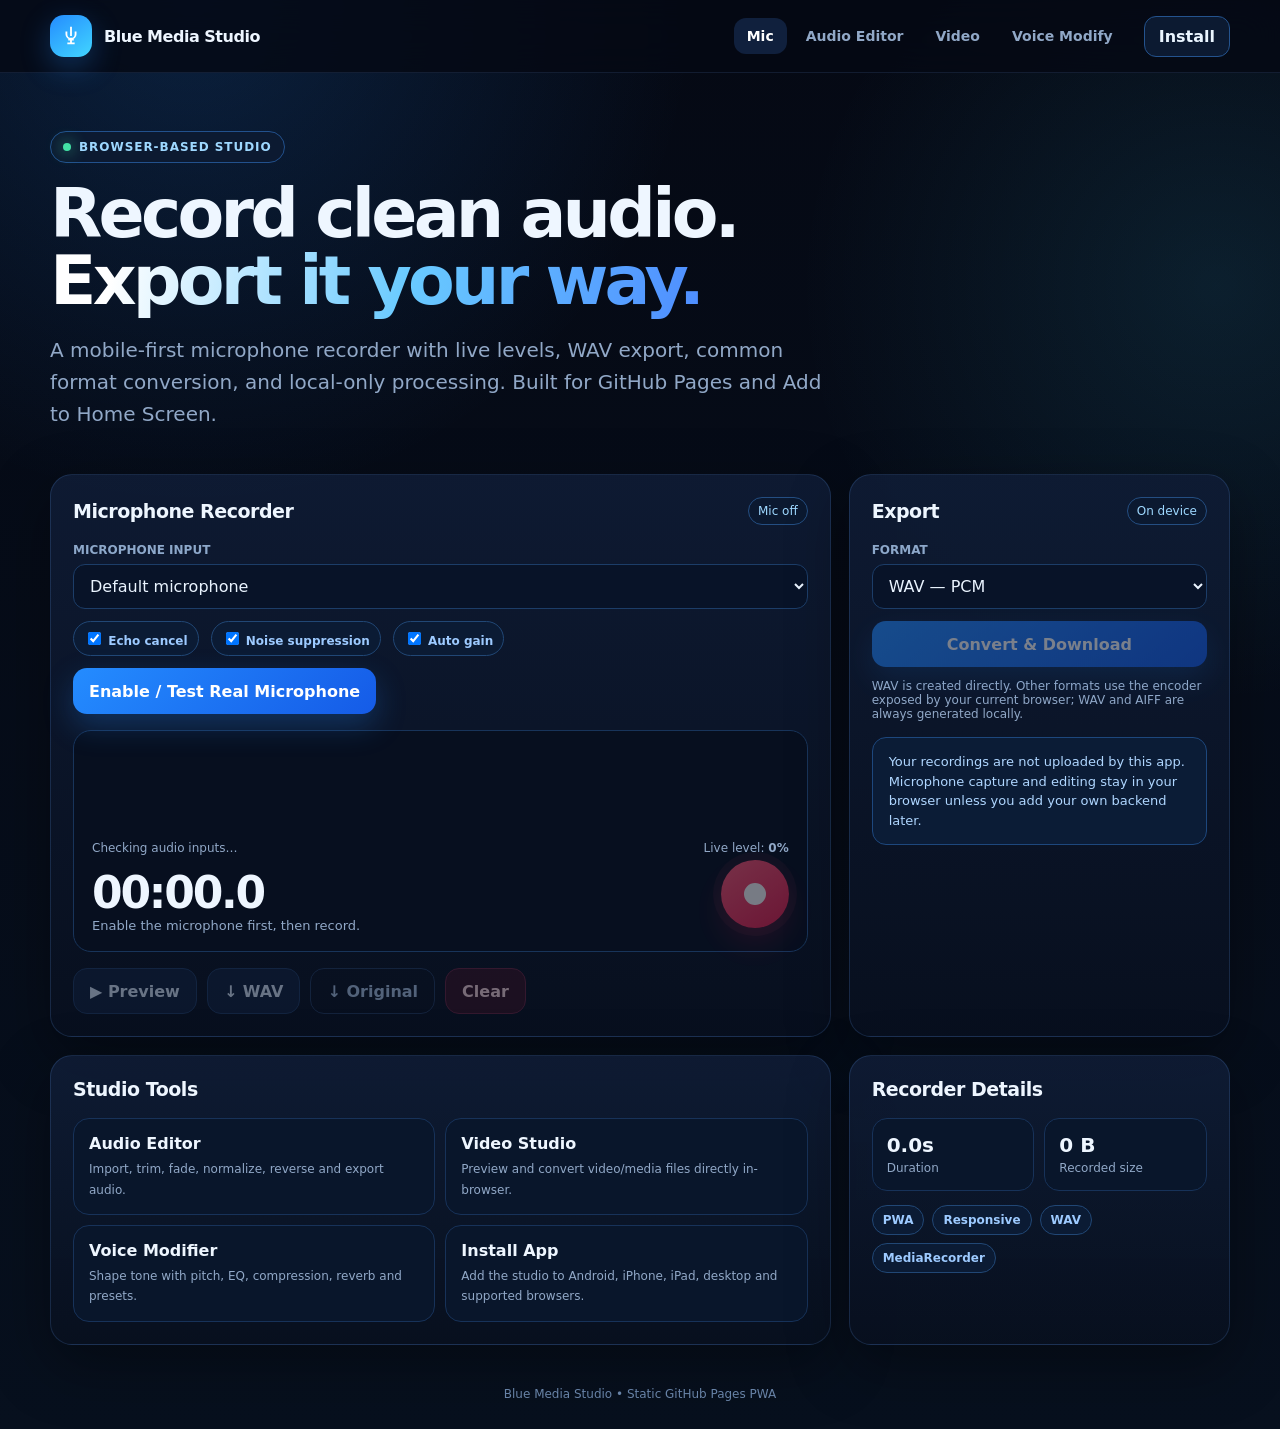
<file: index.html>
<!doctype html><html lang="en"><head><meta charset="utf-8"><meta name="viewport" content="width=device-width,initial-scale=1,viewport-fit=cover"><meta name="theme-color" content="#07101e"><meta name="apple-mobile-web-app-capable" content="yes"><meta name="apple-mobile-web-app-status-bar-style" content="black-translucent"><meta name="apple-mobile-web-app-title" content="Blue Studio"><link rel="manifest" href="manifest.webmanifest"><link rel="icon" href="assets/icon.svg"><link rel="apple-touch-icon" href="assets/apple-touch-icon.png"><link rel="stylesheet" href="styles.css"><title>Blue Media Studio — Mic Recorder</title></head><body>
<header class="topbar"><div class="shell topbar-in"><a class="brand" href="index.html"><span class="logo"><svg viewBox="0 0 24 24" fill="none" stroke="white" stroke-width="2"><path d="M12 2v10m-5-5v3a5 5 0 0 0 10 0V7m-8 9h6m-3 0v4m-4 0h8"/></svg></span><span>Blue Media Studio</span></a><nav class="nav"><a class="active" href="index.html">Mic</a><a href="audio.html">Audio Editor</a><a href="video.html">Video</a><a href="voice.html">Voice Modify</a></nav><button class="install-btn" onclick="openInstall()">Install</button></div></header>
<main class="shell"><section class="hero"><span class="eyebrow"><span class="dot"></span>Browser-based studio</span><h1>Record clean audio. <span class="grad">Export it your way.</span></h1><p class="lead">A mobile-first microphone recorder with live levels, WAV export, common format conversion, and local-only processing. Built for GitHub Pages and Add to Home Screen.</p></section>
<section class="grid"><div class="card main-card"><div class="section-title"><h2>Microphone Recorder</h2><span class="badge" id="micState">Mic off</span></div><div class="field" style="margin-bottom:12px"><label>MICROPHONE INPUT</label><select id="micDevice"><option value="">Default microphone</option></select></div><div class="row" style="margin-bottom:12px"><label class="chip"><input id="echoCancel" type="checkbox" checked> Echo cancel</label><label class="chip"><input id="noiseSuppress" type="checkbox" checked> Noise suppression</label><label class="chip"><input id="autoGain" type="checkbox" checked> Auto gain</label></div><button class="btn primary" id="enableMic" type="button" style="margin-bottom:16px">Enable / Test Real Microphone</button><div class="meter-wrap"><div class="meter" id="meter"></div><div class="row" style="justify-content:space-between;margin-top:8px"><span class="mini" id="micCount">Checking audio inputs…</span><span class="mini">Live level: <b id="liveLevel">0%</b></span></div><div class="row" style="justify-content:space-between"><div><div class="time" id="timer">00:00.0</div><div class="status" id="recStatus">Enable the microphone first, then record.</div></div><button class="btn record" id="recordBtn" disabled aria-label="Start recording"><span class="inner"></span></button></div></div><div class="controls"><button class="btn secondary" id="playBtn" disabled>▶ Preview</button><button class="btn secondary" id="wavBtn" disabled>↓ WAV</button><button class="btn ghost" id="downloadNative" disabled>↓ Original</button><button class="btn danger" id="clearBtn" disabled>Clear</button></div><audio id="preview" controls style="width:100%;margin-top:16px;display:none"></audio></div>
<aside class="card side-card"><div class="section-title"><h2>Export</h2><span class="badge">On device</span></div><div class="field"><label>FORMAT</label><select id="exportFormat"><option value="wav">WAV — PCM</option><option value="aiff">AIFF — PCM</option><option value="mp3">MP3</option><option value="m4a">M4A / AAC</option><option value="ogg">OGG</option><option value="opus">OPUS</option><option value="webm">WEBM</option></select></div><button class="btn primary" id="convertBtn" disabled style="width:100%;margin-top:12px">Convert & Download</button><p class="mini" id="convertStatus" style="margin:12px 0 0">WAV is created directly. Other formats use the encoder exposed by your current browser; WAV and AIFF are always generated locally.</p><div class="note" style="margin-top:16px">Your recordings are not uploaded by this app. Microphone capture and editing stay in your browser unless you add your own backend later.</div></aside></section>
<section class="grid" style="margin-top:18px"><div class="card main-card"><div class="section-title"><h2>Studio Tools</h2></div><div class="quick-links"><a class="quick" href="audio.html"><b>Audio Editor</b><span>Import, trim, fade, normalize, reverse and export audio.</span></a><a class="quick" href="video.html"><b>Video Studio</b><span>Preview and convert video/media files directly in-browser.</span></a><a class="quick" href="voice.html"><b>Voice Modifier</b><span>Shape tone with pitch, EQ, compression, reverb and presets.</span></a><a class="quick" onclick="openInstall()" href="#"><b>Install App</b><span>Add the studio to Android, iPhone, iPad, desktop and supported browsers.</span></a></div></div><aside class="card side-card"><div class="section-title"><h2>Recorder Details</h2></div><div class="stat-grid"><div class="stat"><b id="durationStat">0.0s</b><span>Duration</span></div><div class="stat"><b id="sizeStat">0 B</b><span>Recorded size</span></div></div><div class="chips" style="margin-top:14px"><span class="chip">PWA</span><span class="chip">Responsive</span><span class="chip">WAV</span><span class="chip">MediaRecorder</span></div></aside></section></main><footer class="footer shell">Blue Media Studio • Static GitHub Pages PWA</footer>
<div class="modal" id="installModal"><div class="modal-card"><h3>Add Blue Media Studio to your device</h3><div id="installText"></div><div class="controls"><button class="btn primary" id="installNow">Install App</button><button class="btn ghost" id="closeInstall">Close</button></div></div></div>
<script src="common.js"></script><script src="recorder.js"></script></body></html>
</file>
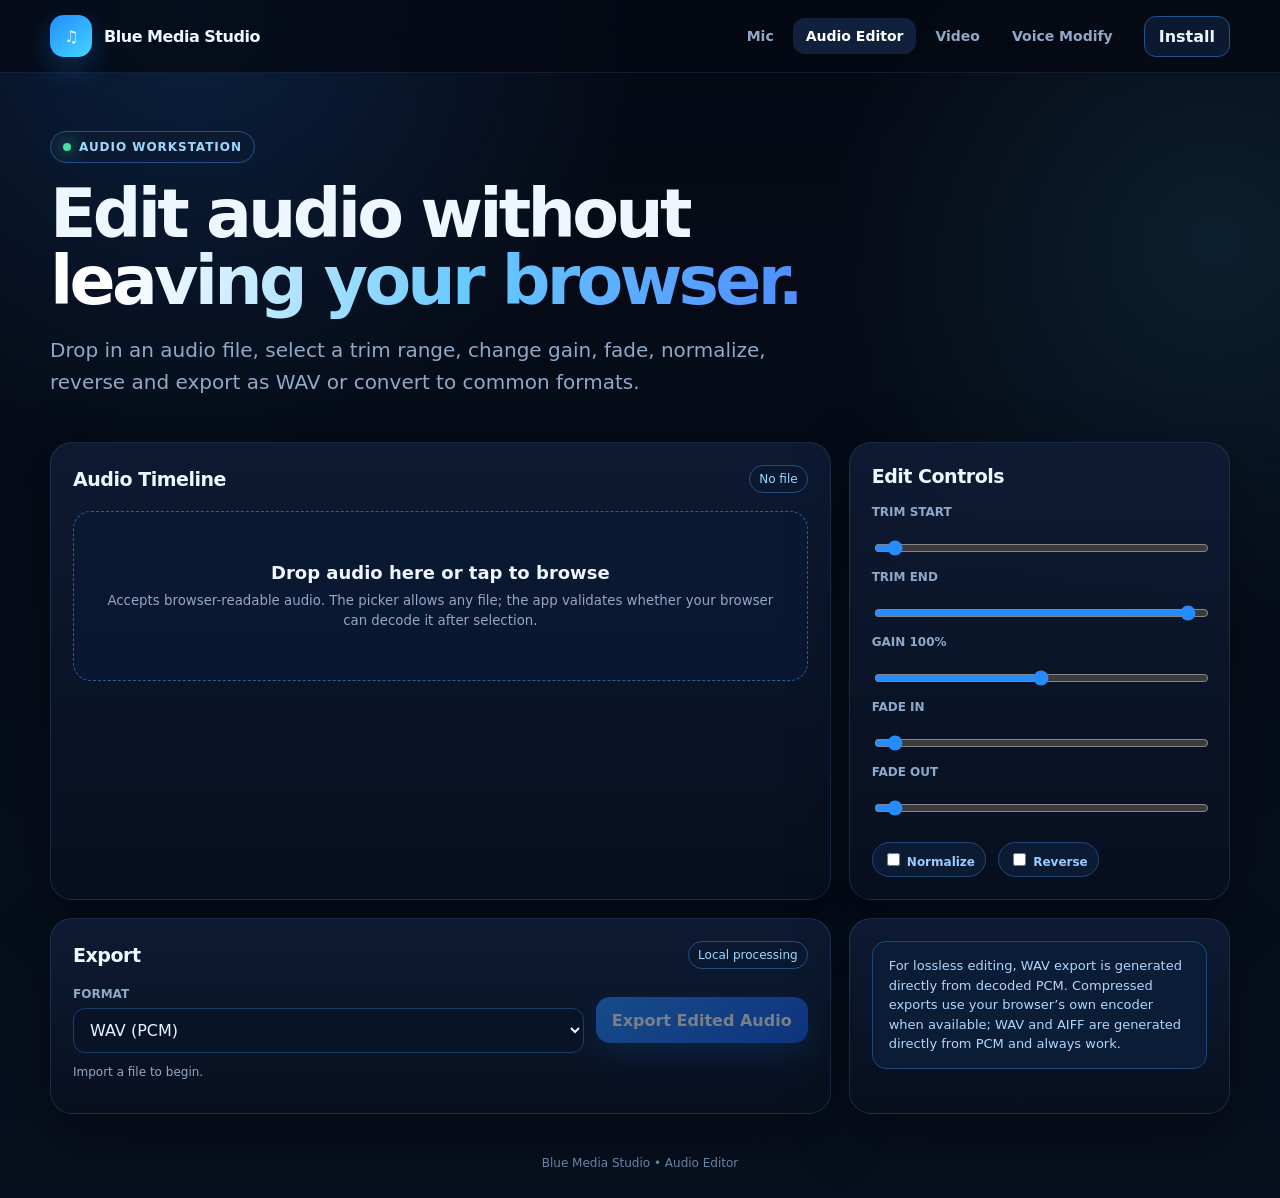
<file: audio.html>
<!doctype html><html lang="en"><head><meta charset="utf-8"><meta name="viewport" content="width=device-width,initial-scale=1,viewport-fit=cover"><meta name="theme-color" content="#07101e"><meta name="apple-mobile-web-app-capable" content="yes"><link rel="manifest" href="manifest.webmanifest"><link rel="icon" href="assets/icon.svg"><link rel="apple-touch-icon" href="assets/apple-touch-icon.png"><link rel="stylesheet" href="styles.css"><title>Blue Media Studio — Audio Editor</title></head><body><header class="topbar"><div class="shell topbar-in"><a class="brand" href="index.html"><span class="logo">♫</span><span>Blue Media Studio</span></a><nav class="nav"><a href="index.html">Mic</a><a class="active" href="audio.html">Audio Editor</a><a href="video.html">Video</a><a href="voice.html">Voice Modify</a></nav><button class="install-btn" onclick="openInstall()">Install</button></div></header>
<main class="shell"><section class="hero"><span class="eyebrow"><span class="dot"></span>Audio workstation</span><h1>Edit audio without <span class="grad">leaving your browser.</span></h1><p class="lead">Drop in an audio file, select a trim range, change gain, fade, normalize, reverse and export as WAV or convert to common formats.</p></section><section class="grid"><div class="card main-card"><div class="section-title"><h2>Audio Timeline</h2><span class="badge" id="audioMeta">No file</span></div><label class="file-drop" id="drop"><input class="file-input" id="file" type="file"><div><strong>Drop audio here or tap to browse</strong><small>Accepts browser-readable audio. The picker allows any file; the app validates whether your browser can decode it after selection.</small></div></label><div class="track" id="track" style="display:none"><canvas class="wave" id="wave"></canvas><div class="controls"><button class="btn secondary" id="replaceAudio" style="display:none">Choose Another File</button></div><div class="transport"><button class="btn secondary" id="play">▶ Play selection</button><span class="mini" id="rangeLabel">0.0s – 0.0s</span></div></div></div>
<aside class="card side-card"><div class="section-title"><h2>Edit Controls</h2></div><div class="field"><label>TRIM START</label><input id="start" type="range" min="0" max="1000" value="0" class="range"></div><div class="field"><label>TRIM END</label><input id="end" type="range" min="0" max="1000" value="1000" class="range"></div><div class="field"><label>GAIN <span id="gainVal">100%</span></label><input id="gain" type="range" min="0" max="200" value="100" class="range"></div><div class="field"><label>FADE IN</label><input id="fadeIn" type="range" min="0" max="5" step=".1" value="0" class="range"></div><div class="field"><label>FADE OUT</label><input id="fadeOut" type="range" min="0" max="5" step=".1" value="0" class="range"></div><div class="row" style="margin-top:12px"><label class="chip"><input id="normalize" type="checkbox"> Normalize</label><label class="chip"><input id="reverse" type="checkbox"> Reverse</label></div></aside></section>
<section class="grid" style="margin-top:18px"><div class="card main-card"><div class="section-title"><h2>Export</h2><span class="badge">Local processing</span></div><div class="row"><div class="field"><label>FORMAT</label><select id="format"><option value="wav">WAV (PCM)</option><option value="aiff">AIFF (PCM)</option><option value="mp3">MP3</option><option value="m4a">M4A</option><option value="aac">AAC</option><option value="flac">FLAC</option><option value="ogg">OGG</option><option value="opus">OPUS</option><option value="webm">WEBM</option></select></div><button class="btn primary" id="export" disabled>Export Edited Audio</button></div><p class="mini" id="status">Import a file to begin.</p></div><aside class="card side-card"><div class="note">For lossless editing, WAV export is generated directly from decoded PCM. Compressed exports use your browser’s own encoder when available; WAV and AIFF are generated directly from PCM and always work.</div></aside></section></main><footer class="footer shell">Blue Media Studio • Audio Editor</footer><div class="modal" id="installModal"><div class="modal-card"><h3>Install the studio</h3><div id="installText"></div><div class="controls"><button class="btn primary" id="installNow">Install App</button><button class="btn ghost" id="closeInstall">Close</button></div></div></div><script src="common.js"></script><script src="audio-editor.js"></script></body></html>
</file>
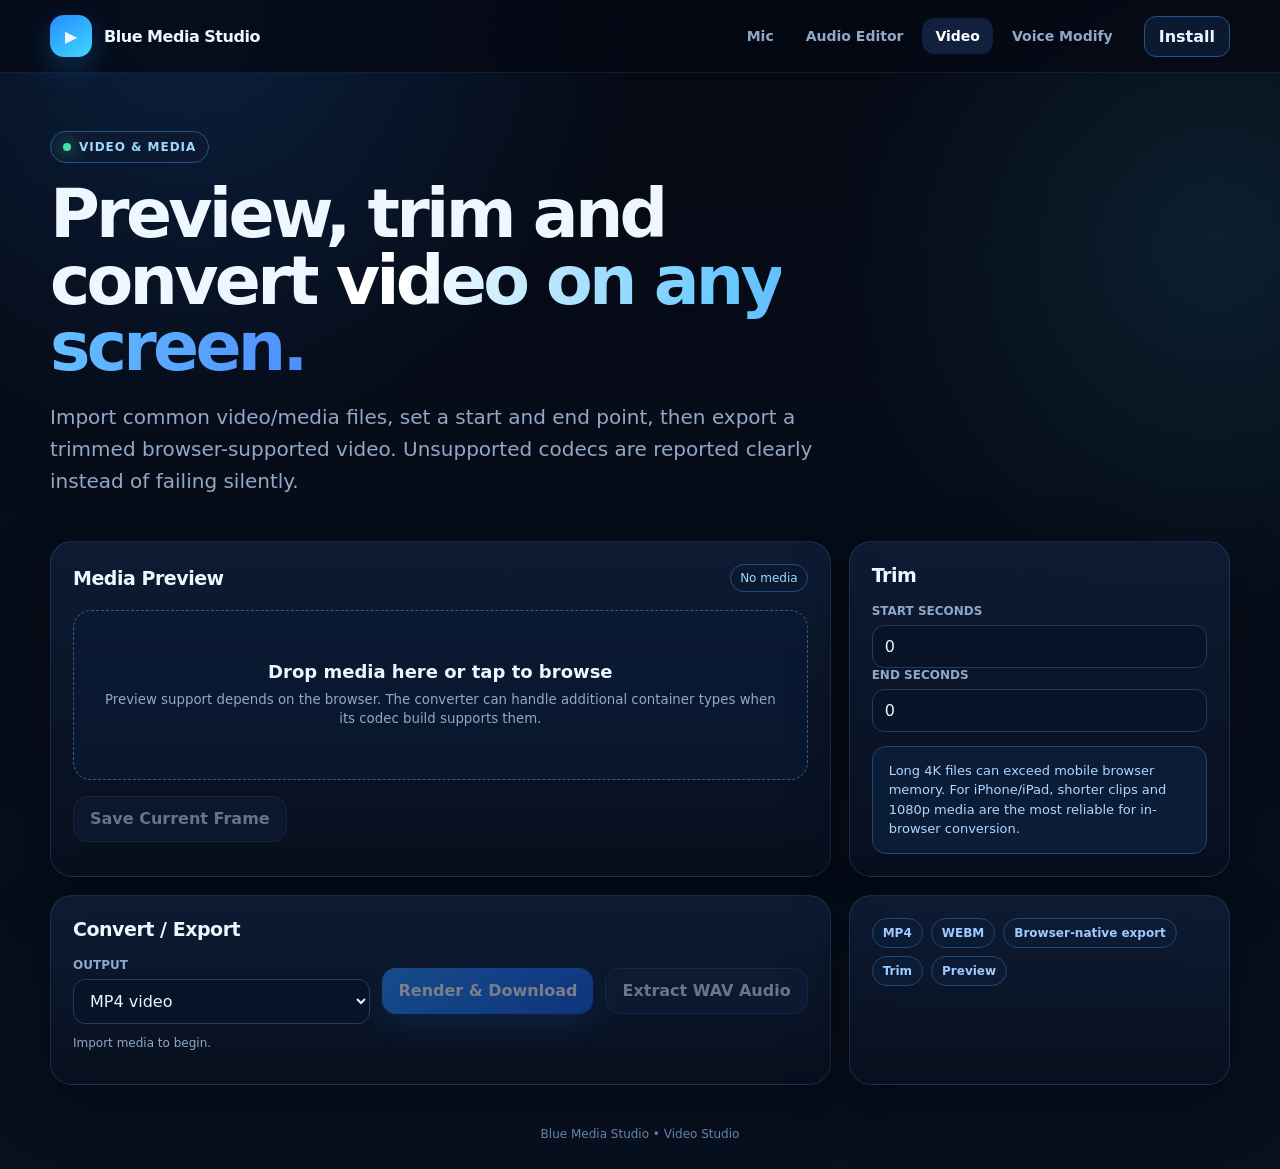
<file: video.html>
<!doctype html><html lang="en"><head><meta charset="utf-8"><meta name="viewport" content="width=device-width,initial-scale=1,viewport-fit=cover"><meta name="theme-color" content="#07101e"><meta name="apple-mobile-web-app-capable" content="yes"><link rel="manifest" href="manifest.webmanifest"><link rel="icon" href="assets/icon.svg"><link rel="apple-touch-icon" href="assets/apple-touch-icon.png"><link rel="stylesheet" href="styles.css"><title>Blue Media Studio — Video</title></head><body><header class="topbar"><div class="shell topbar-in"><a class="brand" href="index.html"><span class="logo">▶</span><span>Blue Media Studio</span></a><nav class="nav"><a href="index.html">Mic</a><a href="audio.html">Audio Editor</a><a class="active" href="video.html">Video</a><a href="voice.html">Voice Modify</a></nav><button class="install-btn" onclick="openInstall()">Install</button></div></header><main class="shell"><section class="hero"><span class="eyebrow"><span class="dot"></span>Video & media</span><h1>Preview, trim and convert <span class="grad">video on any screen.</span></h1><p class="lead">Import common video/media files, set a start and end point, then export a trimmed browser-supported video. Unsupported codecs are reported clearly instead of failing silently.</p></section><section class="grid"><div class="card main-card"><div class="section-title"><h2>Media Preview</h2><span class="badge" id="vMeta">No media</span></div><label class="file-drop" id="vDrop"><input class="file-input" id="vFile" type="file"><div><strong>Drop media here or tap to browse</strong><small>Preview support depends on the browser. The converter can handle additional container types when its codec build supports them.</small></div></label><video id="video" class="video-preview" controls playsinline preload="metadata" style="display:none"></video><div class="controls"><button class="btn secondary" id="vReplace" style="display:none">Choose Another Media File</button><button class="btn secondary" id="frameBtn" disabled>Save Current Frame</button></div></div><aside class="card side-card"><div class="section-title"><h2>Trim</h2></div><div class="field"><label>START SECONDS</label><input id="vStart" type="number" min="0" step=".1" value="0"></div><div class="field"><label>END SECONDS</label><input id="vEnd" type="number" min="0" step=".1" value="0"></div><div class="note" style="margin-top:14px">Long 4K files can exceed mobile browser memory. For iPhone/iPad, shorter clips and 1080p media are the most reliable for in-browser conversion.</div></aside></section><section class="grid" style="margin-top:18px"><div class="card main-card"><div class="section-title"><h2>Convert / Export</h2></div><div class="row"><div class="field"><label>OUTPUT</label><select id="vFormat"><option value="mp4">MP4 video</option><option value="webm">WEBM video</option><option value="original">Original file</option></select></div><button class="btn primary" id="vExport" disabled>Render & Download</button><button class="btn secondary" id="extractWav" disabled>Extract WAV Audio</button></div><div id="vProgressWrap" style="display:none;margin-top:14px"><progress id="vProgress" max="100" value="0" style="width:100%"></progress><div class="mini" id="vProgressText">0%</div></div><p class="mini" id="vStatus">Import media to begin.</p></div><aside class="card side-card"><div class="chips"><span class="chip">MP4</span><span class="chip">WEBM</span><span class="chip">Browser-native export</span><span class="chip">Trim</span><span class="chip">Preview</span></div></aside></section></main><footer class="footer shell">Blue Media Studio • Video Studio</footer><div class="modal" id="installModal"><div class="modal-card"><h3>Install the studio</h3><div id="installText"></div><div class="controls"><button class="btn primary" id="installNow">Install App</button><button class="btn ghost" id="closeInstall">Close</button></div></div></div><script src="common.js"></script><script src="video.js"></script></body></html>
</file>
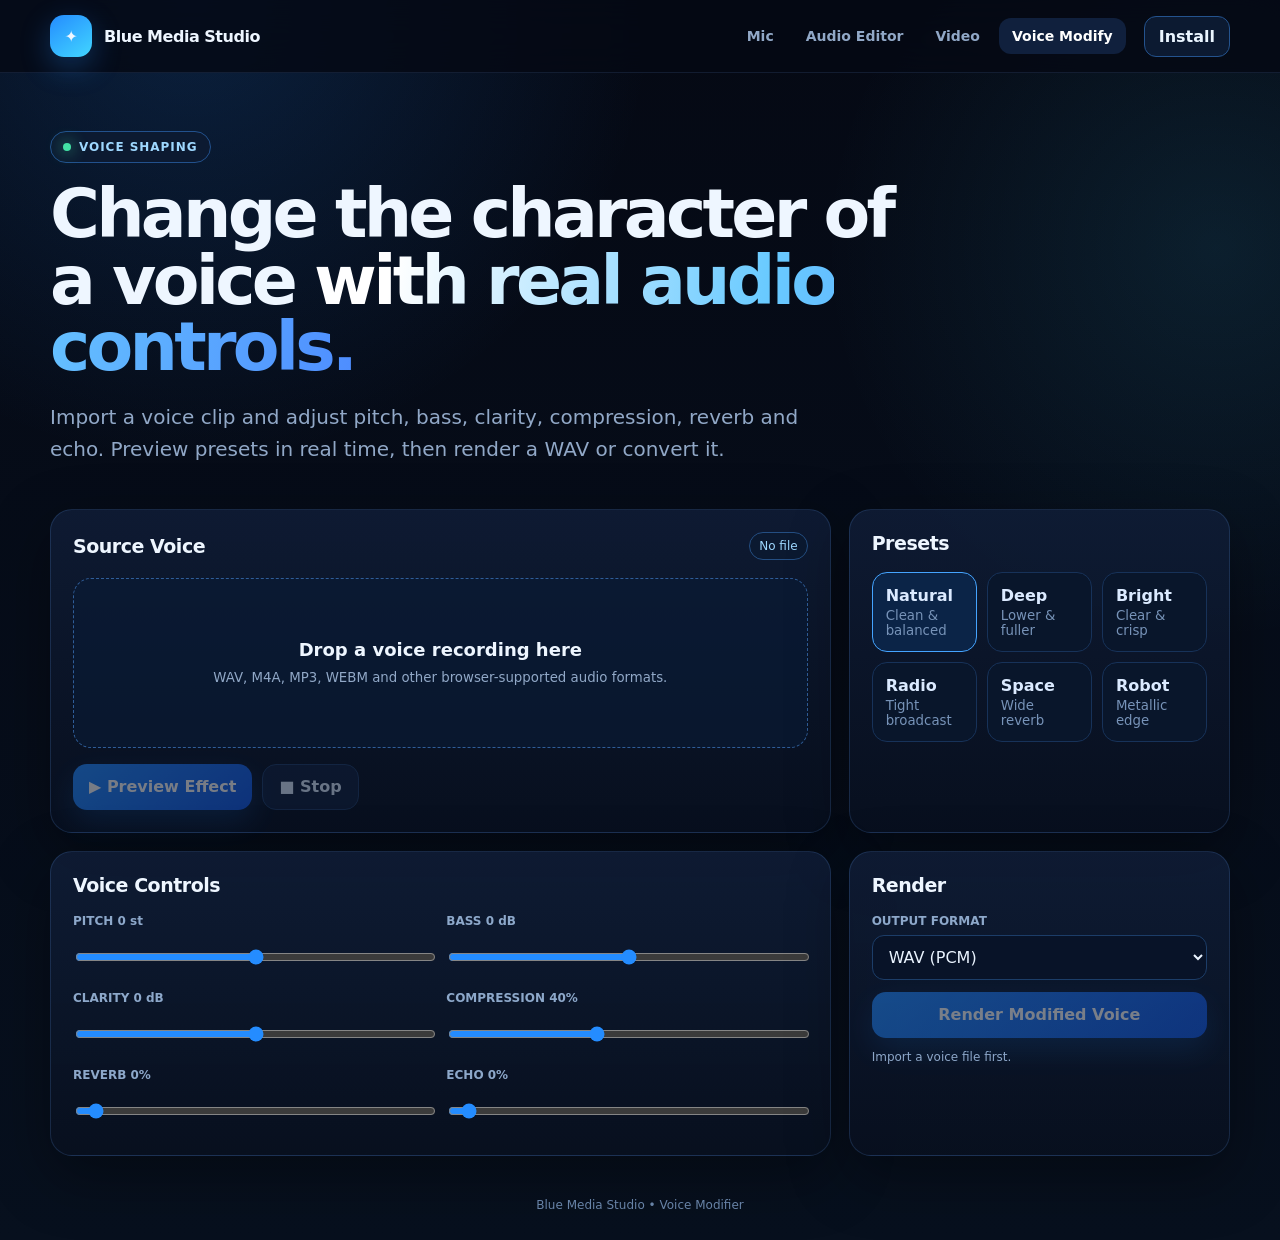
<file: voice.html>
<!doctype html><html lang="en"><head><meta charset="utf-8"><meta name="viewport" content="width=device-width,initial-scale=1,viewport-fit=cover"><meta name="theme-color" content="#07101e"><meta name="apple-mobile-web-app-capable" content="yes"><link rel="manifest" href="manifest.webmanifest"><link rel="icon" href="assets/icon.svg"><link rel="apple-touch-icon" href="assets/apple-touch-icon.png"><link rel="stylesheet" href="styles.css"><title>Blue Media Studio — Voice Modifier</title></head><body><header class="topbar"><div class="shell topbar-in"><a class="brand" href="index.html"><span class="logo">✦</span><span>Blue Media Studio</span></a><nav class="nav"><a href="index.html">Mic</a><a href="audio.html">Audio Editor</a><a href="video.html">Video</a><a class="active" href="voice.html">Voice Modify</a></nav><button class="install-btn" onclick="openInstall()">Install</button></div></header><main class="shell"><section class="hero"><span class="eyebrow"><span class="dot"></span>Voice shaping</span><h1>Change the character of a voice <span class="grad">with real audio controls.</span></h1><p class="lead">Import a voice clip and adjust pitch, bass, clarity, compression, reverb and echo. Preview presets in real time, then render a WAV or convert it.</p></section><section class="grid"><div class="card main-card"><div class="section-title"><h2>Source Voice</h2><span class="badge" id="voiceMeta">No file</span></div><label class="file-drop" id="voiceDrop"><input class="file-input" id="voiceFile" type="file"><div><strong>Drop a voice recording here</strong><small>WAV, M4A, MP3, WEBM and other browser-supported audio formats.</small></div></label><canvas class="wave" id="voiceWave" style="display:none;margin-top:16px"></canvas><div class="controls"><button class="btn secondary" id="voiceReplace" style="display:none">Choose Another File</button><button class="btn primary" id="voicePlay" disabled>▶ Preview Effect</button><button class="btn secondary" id="voiceStop" disabled>■ Stop</button></div></div><aside class="card side-card"><div class="section-title"><h2>Presets</h2></div><div class="preset-grid" id="presets"><button class="preset active" data-preset="natural"><b>Natural</b><small>Clean & balanced</small></button><button class="preset" data-preset="deep"><b>Deep</b><small>Lower & fuller</small></button><button class="preset" data-preset="bright"><b>Bright</b><small>Clear & crisp</small></button><button class="preset" data-preset="radio"><b>Radio</b><small>Tight broadcast</small></button><button class="preset" data-preset="space"><b>Space</b><small>Wide reverb</small></button><button class="preset" data-preset="robot"><b>Robot</b><small>Metallic edge</small></button></div></aside></section><section class="grid" style="margin-top:18px"><div class="card main-card"><div class="section-title"><h2>Voice Controls</h2></div><div class="fx-grid"><div class="field"><label>PITCH <span id="pitchVal">0 st</span></label><input class="range" id="pitch" type="range" min="-8" max="8" step="1" value="0"></div><div class="field"><label>BASS <span id="bassVal">0 dB</span></label><input class="range" id="bass" type="range" min="-12" max="12" step="1" value="0"></div><div class="field"><label>CLARITY <span id="clarityVal">0 dB</span></label><input class="range" id="clarity" type="range" min="-12" max="12" step="1" value="0"></div><div class="field"><label>COMPRESSION <span id="compVal">40%</span></label><input class="range" id="comp" type="range" min="0" max="100" value="40"></div><div class="field"><label>REVERB <span id="reverbVal">0%</span></label><input class="range" id="reverb" type="range" min="0" max="80" value="0"></div><div class="field"><label>ECHO <span id="echoVal">0%</span></label><input class="range" id="echo" type="range" min="0" max="70" value="0"></div></div></div><aside class="card side-card"><div class="section-title"><h2>Render</h2></div><div class="field"><label>OUTPUT FORMAT</label><select id="voiceFormat"><option value="wav">WAV (PCM)</option><option value="aiff">AIFF (PCM)</option><option value="mp3">MP3</option><option value="m4a">M4A</option><option value="flac">FLAC</option><option value="ogg">OGG</option></select></div><button class="btn primary" id="voiceExport" disabled style="width:100%;margin-top:12px">Render Modified Voice</button><p class="mini" id="voiceStatus">Import a voice file first.</p></aside></section></main><footer class="footer shell">Blue Media Studio • Voice Modifier</footer><div class="modal" id="installModal"><div class="modal-card"><h3>Install the studio</h3><div id="installText"></div><div class="controls"><button class="btn primary" id="installNow">Install App</button><button class="btn ghost" id="closeInstall">Close</button></div></div></div><script src="common.js"></script><script src="voice.js"></script></body></html>
</file>
<file: styles.css>
:root{--bg:#050914;--panel:#0a1327;--panel2:#0f1c35;--line:#1b3157;--text:#eef6ff;--muted:#91a8c7;--blue:#248cff;--cyan:#42d6ff;--blue2:#155be7;--danger:#ff5a7a;--good:#43e1a5;--shadow:0 20px 60px rgba(0,0,0,.35);--radius:22px}
*{box-sizing:border-box}html{background:var(--bg);scroll-behavior:smooth}body{margin:0;min-height:100vh;font-family:Inter,ui-sans-serif,system-ui,-apple-system,BlinkMacSystemFont,"Segoe UI",sans-serif;color:var(--text);background:radial-gradient(circle at 15% 0%,rgba(36,140,255,.18),transparent 28%),radial-gradient(circle at 95% 20%,rgba(66,214,255,.10),transparent 25%),linear-gradient(180deg,#050914 0%,#07101e 100%);padding-bottom:env(safe-area-inset-bottom)}
a{color:inherit;text-decoration:none}button,input,select{font:inherit}.shell{width:min(1180px,calc(100% - 28px));margin:0 auto}.topbar{position:sticky;top:0;z-index:50;background:rgba(5,9,20,.82);backdrop-filter:blur(18px);border-bottom:1px solid rgba(116,173,255,.12);padding-top:env(safe-area-inset-top)}.topbar-in{min-height:72px;display:flex;align-items:center;gap:18px}.brand{display:flex;align-items:center;gap:12px;font-weight:800;letter-spacing:-.03em}.logo{width:42px;height:42px;border-radius:14px;display:grid;place-items:center;background:linear-gradient(145deg,var(--blue),var(--cyan));box-shadow:0 10px 30px rgba(36,140,255,.3)}.logo svg{width:22px;height:22px}.nav{display:flex;gap:6px;margin-left:auto;overflow-x:auto;scrollbar-width:none}.nav::-webkit-scrollbar{display:none}.nav a{white-space:nowrap;padding:10px 13px;border-radius:12px;color:var(--muted);font-size:14px;font-weight:700}.nav a:hover,.nav a.active{background:#10203d;color:#fff}.install-btn{border:1px solid #24538e;background:#0c1a31;color:#eaf5ff;padding:10px 14px;border-radius:12px;font-weight:800;cursor:pointer}.hero{padding:58px 0 24px}.eyebrow{display:inline-flex;align-items:center;gap:8px;border:1px solid #22518d;background:#0c1a31;color:#9ed8ff;border-radius:999px;padding:8px 12px;font-size:12px;font-weight:800;letter-spacing:.08em;text-transform:uppercase}.dot{width:8px;height:8px;border-radius:50%;background:var(--good);box-shadow:0 0 16px var(--good)}h1{font-size:clamp(36px,6vw,68px);line-height:.98;letter-spacing:-.055em;margin:18px 0 16px;max-width:900px}.grad{background:linear-gradient(100deg,#fff 10%,#69caff 55%,#4e8dff);-webkit-background-clip:text;background-clip:text;color:transparent}.lead{color:var(--muted);font-size:clamp(16px,2vw,20px);line-height:1.6;max-width:780px}.grid{display:grid;grid-template-columns:repeat(12,1fr);gap:18px}.card{background:linear-gradient(180deg,rgba(15,28,53,.92),rgba(8,16,31,.94));border:1px solid rgba(96,155,235,.18);border-radius:var(--radius);box-shadow:var(--shadow)}.main-card{grid-column:span 8;padding:22px}.side-card{grid-column:span 4;padding:22px}.section-title{display:flex;align-items:center;justify-content:space-between;gap:10px;margin-bottom:18px}.section-title h2{font-size:19px;margin:0;letter-spacing:-.025em}.badge{font-size:12px;color:#9ed8ff;border:1px solid #244e82;border-radius:999px;padding:6px 9px;background:#0b1930}.meter-wrap{padding:18px;border-radius:18px;border:1px solid #18345a;background:#070f1f}.meter{height:84px;display:flex;align-items:flex-end;gap:4px}.bar{flex:1;min-width:3px;border-radius:999px;background:linear-gradient(180deg,var(--cyan),var(--blue));height:8px;transition:height .08s linear;opacity:.8}.time{font-variant-numeric:tabular-nums;font-size:44px;font-weight:800;letter-spacing:-.05em;margin:12px 0 0}.status{font-size:13px;color:var(--muted)}.controls{display:flex;flex-wrap:wrap;gap:10px;margin-top:16px}.btn{border:0;border-radius:14px;padding:12px 16px;font-weight:850;cursor:pointer;display:inline-flex;align-items:center;justify-content:center;gap:9px;min-height:46px;transition:transform .15s ease,filter .15s ease}.btn:hover{transform:translateY(-1px);filter:brightness(1.08)}.btn:disabled{opacity:.45;cursor:not-allowed;transform:none}.primary{background:linear-gradient(135deg,var(--blue),var(--blue2));color:#fff;box-shadow:0 12px 30px rgba(36,140,255,.25)}.secondary{background:#10203d;color:#dcecff;border:1px solid #203d68}.danger{background:#351224;color:#ffd9e1;border:1px solid #6a2341}.ghost{background:transparent;color:#acc6e7;border:1px solid #223a60}.record{width:68px;height:68px;border-radius:50%;padding:0;background:linear-gradient(145deg,#ff5a7a,#e51e4f);box-shadow:0 0 0 8px rgba(255,90,122,.08),0 16px 30px rgba(229,30,79,.25)}.record .inner{width:22px;height:22px;background:#fff;border-radius:50%}.record.recording .inner{border-radius:5px;width:20px;height:20px}.row{display:flex;gap:12px;align-items:center;flex-wrap:wrap}.field{display:flex;flex-direction:column;gap:7px;flex:1;min-width:150px}.field label{font-size:12px;color:#8da8ca;font-weight:800}.field input,.field select{width:100%;background:#081328;border:1px solid #1c3d68;color:#eaf4ff;border-radius:12px;padding:11px 12px;outline:none}.field input:focus,.field select:focus{border-color:#3c91ff;box-shadow:0 0 0 3px rgba(60,145,255,.12)}.file-drop{border:1px dashed #2f5d98;border-radius:18px;min-height:170px;padding:24px;display:grid;place-items:center;text-align:center;background:rgba(10,28,55,.55);cursor:pointer}.file-drop.drag{background:#0f2a52;border-color:#5ecbff}.file-drop strong{display:block;font-size:18px}.file-drop small{display:block;color:var(--muted);margin-top:8px;line-height:1.45}.file-input{display:none}.track{margin-top:16px}.wave{width:100%;height:180px;border-radius:16px;background:#061021;border:1px solid #173259;display:block;touch-action:none}.transport{display:flex;align-items:center;gap:10px;margin-top:10px}.transport .grow{flex:1}.range{width:100%;accent-color:var(--blue)}.stat-grid{display:grid;grid-template-columns:repeat(2,minmax(0,1fr));gap:10px}.stat{background:#09162b;border:1px solid #173259;border-radius:15px;padding:14px}.stat b{display:block;font-size:20px}.stat span{font-size:12px;color:var(--muted)}.quick-links{display:grid;grid-template-columns:repeat(2,1fr);gap:10px}.quick{padding:15px;border-radius:16px;background:#09162b;border:1px solid #173259}.quick b{display:block;margin-bottom:5px}.quick span{font-size:12px;color:var(--muted);line-height:1.45}.note{padding:14px 16px;border-radius:14px;background:#0b1c36;border:1px solid #1d477d;color:#afd6ff;font-size:13px;line-height:1.5}.warning{background:#2d1f0b;border-color:#61471a;color:#ffd89a}.success{background:#0a291f;border-color:#176044;color:#bfffe6}.footer{padding:42px 0 28px;color:#6883a7;font-size:12px;text-align:center}.modal{position:fixed;inset:0;background:rgba(0,0,0,.66);display:none;place-items:center;padding:20px;z-index:100}.modal.show{display:grid}.modal-card{width:min(560px,100%);background:#08152a;border:1px solid #25528c;border-radius:24px;padding:22px;box-shadow:0 28px 90px rgba(0,0,0,.55)}.modal-card h3{margin:0 0 12px}.modal-card p,.modal-card li{color:#a9c0df;line-height:1.55}.chips{display:flex;gap:8px;flex-wrap:wrap}.chip{padding:7px 10px;border-radius:999px;background:#0b1b34;border:1px solid #214775;color:#9dcaff;font-size:12px;font-weight:800}.video-preview{width:100%;max-height:58vh;background:#000;border-radius:16px;border:1px solid #173259}.fx-grid{display:grid;grid-template-columns:repeat(2,minmax(0,1fr));gap:12px}.preset-grid{display:grid;grid-template-columns:repeat(3,minmax(0,1fr));gap:10px}.preset{background:#09162b;border:1px solid #173259;border-radius:15px;padding:13px;cursor:pointer;color:#dbeaff;text-align:left}.preset.active{border-color:#45a4ff;background:#0b2447}.preset small{display:block;color:#7793b8;margin-top:3px}.mini{font-size:12px;color:var(--muted)}
@media(max-width:900px){.main-card,.side-card{grid-column:span 12}.nav{order:3;width:100%;margin:0}.topbar-in{flex-wrap:wrap;padding:10px 0 8px}.install-btn{margin-left:auto}.hero{padding-top:34px}.fx-grid{grid-template-columns:1fr}.preset-grid{grid-template-columns:repeat(2,1fr)}}
@media(max-width:560px){.shell{width:min(100% - 18px,1180px)}.hero{padding-top:25px}h1{font-size:42px}.main-card,.side-card{padding:16px;border-radius:18px}.time{font-size:38px}.controls>.btn:not(.record){flex:1}.stat-grid,.quick-links,.preset-grid{grid-template-columns:1fr}.topbar-in{gap:8px}.brand span{font-size:15px}.logo{width:38px;height:38px}.nav a{padding:9px 10px;font-size:13px}.wave{height:150px}.file-drop{min-height:150px}.fx-grid{grid-template-columns:1fr}}
@media(display-mode:standalone){.install-btn{display:none}.topbar{padding-top:env(safe-area-inset-top)}}
</file>
